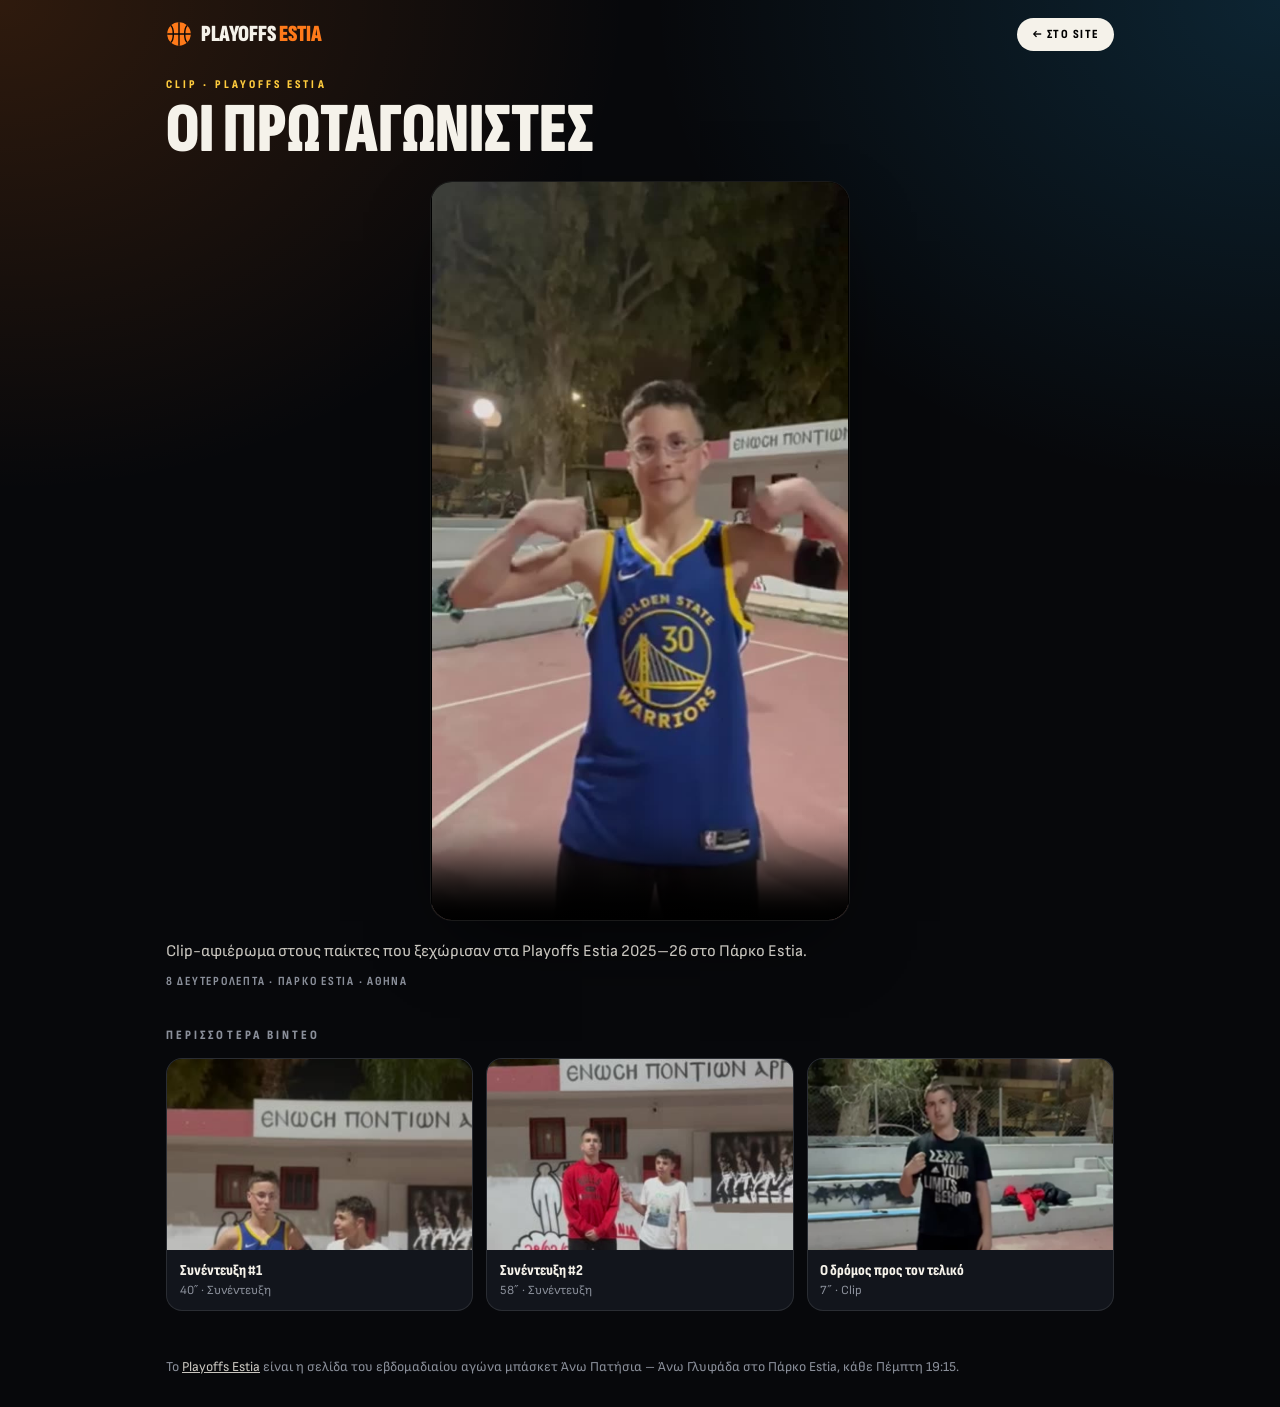
<file: videos/clip-protagonists/index.html>
<!DOCTYPE html>
<html lang="el">
<head>
  <meta charset="UTF-8" />
  <meta name="viewport" content="width=device-width, initial-scale=1.0, viewport-fit=cover" />
  <title>Οι πρωταγωνιστές · Playoffs Estia</title>
  <meta name="description" content="Clip-αφιέρωμα στους παίκτες που ξεχώρισαν στα Playoffs Estia 2025–26 στο Πάρκο Estia." />
  <meta name="theme-color" content="#07080b" />
  <link rel="canonical" href="https://playoffs.blog/videos/clip-protagonists/" />
  <meta property="og:type" content="video.other" />
  <meta property="og:site_name" content="Playoffs Estia" />
  <meta property="og:title" content="Οι πρωταγωνιστές · Playoffs Estia" />
  <meta property="og:description" content="Clip-αφιέρωμα στους παίκτες που ξεχώρισαν στα Playoffs Estia 2025–26 στο Πάρκο Estia." />
  <meta property="og:url" content="https://playoffs.blog/videos/clip-protagonists/" />
  <meta property="og:image" content="https://playoffs.blog/media/blog_2-poster.jpg" />
  <meta property="og:video" content="https://playoffs.blog/media/blog_2.mp4" />
  <meta property="og:video:type" content="video/mp4" />
  <meta property="og:video:width" content="720" />
  <meta property="og:video:height" content="1278" />
  <link rel="icon" href="/favicon.ico" sizes="any" />
  <link rel="icon" href="/favicon.svg" type="image/svg+xml" />
  <link rel="apple-touch-icon" href="/apple-touch-icon.png" />
  <script type="application/ld+json">
{
  "@context": "https://schema.org",
  "@type": "VideoObject",
  "name": "Οι πρωταγωνιστές",
  "description": "Clip-αφιέρωμα στους παίκτες που ξεχώρισαν στα Playoffs Estia 2025–26 στο Πάρκο Estia.",
  "thumbnailUrl": [
    "https://playoffs.blog/media/blog_2-poster.jpg"
  ],
  "uploadDate": "2026-03-26T19:00:00+02:00",
  "duration": "PT8S",
  "contentUrl": "https://playoffs.blog/media/blog_2.mp4",
  "width": 720,
  "height": 1278,
  "inLanguage": "el",
  "isFamilyFriendly": true,
  "publisher": {
    "@type": "SportsOrganization",
    "name": "Playoffs Estia",
    "url": "https://playoffs.blog/",
    "logo": {
      "@type": "ImageObject",
      "url": "https://playoffs.blog/media/icon-512.png"
    }
  },
  "isPartOf": {
    "@type": "WebSite",
    "name": "Playoffs Estia",
    "url": "https://playoffs.blog/"
  }
}
  </script>
  <link rel="preconnect" href="https://fonts.googleapis.com" />
  <link rel="preconnect" href="https://fonts.gstatic.com" crossorigin />
  <link href="https://fonts.googleapis.com/css2?family=Sofia+Sans+Extra+Condensed:wght@900&family=Sofia+Sans+Condensed:wght@700;800&family=Sofia+Sans:wght@400;600&display=swap" rel="stylesheet" />
  <style>
    :root { --bg: #07080b; --card: #12151c; --line: rgba(255,255,255,.1); --ink: #f5f2ea; --ink-2: #c9c6bf; --muted: #8a8f9a; --pat: #ff7a1a; --gly: #2bb8ff; --gold: #ffcc3d; }
    * { box-sizing: border-box; margin: 0; padding: 0; }
    body { background: radial-gradient(70% 50% at 0% 0%, rgba(255,122,26,.16), transparent 70%), radial-gradient(70% 50% at 100% 0%, rgba(43,184,255,.16), transparent 70%), var(--bg); color: var(--ink); font-family: 'Sofia Sans', system-ui, sans-serif; min-height: 100vh; -webkit-font-smoothing: antialiased; }
    a { color: inherit; text-decoration: none; }
    .top { display: flex; align-items: center; justify-content: space-between; gap: 1rem; max-width: 980px; margin: 0 auto; padding: 18px 16px; }
    .brand { display: flex; align-items: center; gap: .55rem; font-family: 'Sofia Sans Extra Condensed', sans-serif; font-weight: 900; font-size: 1.45rem; text-transform: uppercase; white-space: nowrap; }
    .brand em { font-style: normal; color: var(--pat); }
    .brand img { width: 26px; height: 26px; }
    .back { font-family: 'Sofia Sans Condensed', sans-serif; font-weight: 800; font-size: .78rem; letter-spacing: .12em; text-transform: uppercase; padding: .55rem .9rem; border-radius: 999px; background: var(--ink); color: #000; white-space: nowrap; }
    main { max-width: 980px; margin: 0 auto; padding: 8px 16px 48px; }
    .k { font-family: 'Sofia Sans Condensed', sans-serif; font-weight: 800; font-size: .74rem; letter-spacing: .26em; text-transform: uppercase; color: var(--gold); }
    h1 { font-family: 'Sofia Sans Extra Condensed', sans-serif; font-weight: 900; text-transform: uppercase; font-size: clamp(2.4rem, 8vw, 4.4rem); line-height: .88; margin: .5rem 0 1.2rem; }
    .player { border-radius: 22px; overflow: hidden; background: #000; border: 1px solid var(--line); box-shadow: 0 30px 80px -30px rgba(0,0,0,.8); }
    .player.v { max-width: 420px; margin: 0 auto; }
    video { display: block; width: 100%; height: auto; max-height: 82vh; background: #000; }
    .desc { margin-top: 1.1rem; color: var(--ink-2); font-size: 1.02rem; line-height: 1.6; max-width: 680px; }
    .meta { margin-top: .6rem; font-family: 'Sofia Sans Condensed', sans-serif; font-weight: 700; font-size: .78rem; letter-spacing: .14em; text-transform: uppercase; color: var(--muted); }
    h2 { font-family: 'Sofia Sans Condensed', sans-serif; font-weight: 800; font-size: .8rem; letter-spacing: .24em; text-transform: uppercase; color: var(--muted); margin: 2.4rem 0 .9rem; }
    .grid { display: grid; grid-template-columns: repeat(3, minmax(0, 1fr)); gap: .8rem; }
    .more { display: flex; flex-direction: column; border-radius: 16px; overflow: hidden; background: var(--card); border: 1px solid var(--line); transition: transform .25s, border-color .25s; }
    .more:hover { transform: translateY(-3px); border-color: rgba(255,255,255,.25); }
    .more img { width: 100%; aspect-ratio: 16/10; object-fit: cover; object-position: center 30%; display: block; }
    .more span { padding: .7rem .8rem; }
    .more b { display: block; font-family: 'Sofia Sans Condensed', sans-serif; font-weight: 800; font-size: .95rem; }
    .more small { color: var(--muted); font-size: .78rem; }
    footer { max-width: 980px; margin: 0 auto; padding: 0 16px 32px; color: var(--muted); font-size: .85rem; }
    footer a { color: var(--ink-2); text-decoration: underline; }
    @media (max-width: 640px) { .grid { grid-template-columns: 1fr; } .more { flex-direction: row; align-items: center; } .more img { width: 110px; aspect-ratio: 16/11; flex: none; } }
  </style>
</head>
<body>
  <header class="top">
    <a class="brand" href="/"><img src="/favicon.svg" alt="" /><span>Playoffs <em>Estia</em></span></a>
    <a class="back" href="/#media">← Στο site</a>
  </header>
  <main>
    <div class="k">Clip · Playoffs Estia</div>
    <h1>Οι πρωταγωνιστές</h1>
    <div class="player v">
      <video controls playsinline preload="metadata" poster="../../media/blog_2-poster.jpg" width="720" height="1278">
        <source src="../../media/blog_2.mp4" type="video/mp4" />
      </video>
    </div>
    <p class="desc">Clip-αφιέρωμα στους παίκτες που ξεχώρισαν στα Playoffs Estia 2025–26 στο Πάρκο Estia.</p>
    <p class="meta">8 δευτερόλεπτα · Πάρκο Estia · Αθήνα</p>
    <h2>Περισσότερα βίντεο</h2>
    <nav class="grid" aria-label="Περισσότερα βίντεο"><a class="more" href="../interview-1/"><img src="../../media/interview1-poster.jpg" alt="" loading="lazy" /><span><b>Συνέντευξη #1</b><small>40″ · Συνέντευξη</small></span></a><a class="more" href="../interview-2/"><img src="../../media/interview2-poster.jpg" alt="" loading="lazy" /><span><b>Συνέντευξη #2</b><small>58″ · Συνέντευξη</small></span></a><a class="more" href="../clip-road-to-the-final/"><img src="../../media/blog_1-poster.jpg" alt="" loading="lazy" /><span><b>Ο δρόμος προς τον τελικό</b><small>7″ · Clip</small></span></a></nav>
  </main>
  <footer>Το <a href="/">Playoffs Estia</a> είναι η σελίδα του εβδομαδιαίου αγώνα μπάσκετ Άνω Πατήσια – Άνω Γλυφάδα στο Πάρκο Estia, κάθε Πέμπτη 19:15.</footer>
</body>
</html>
</file>
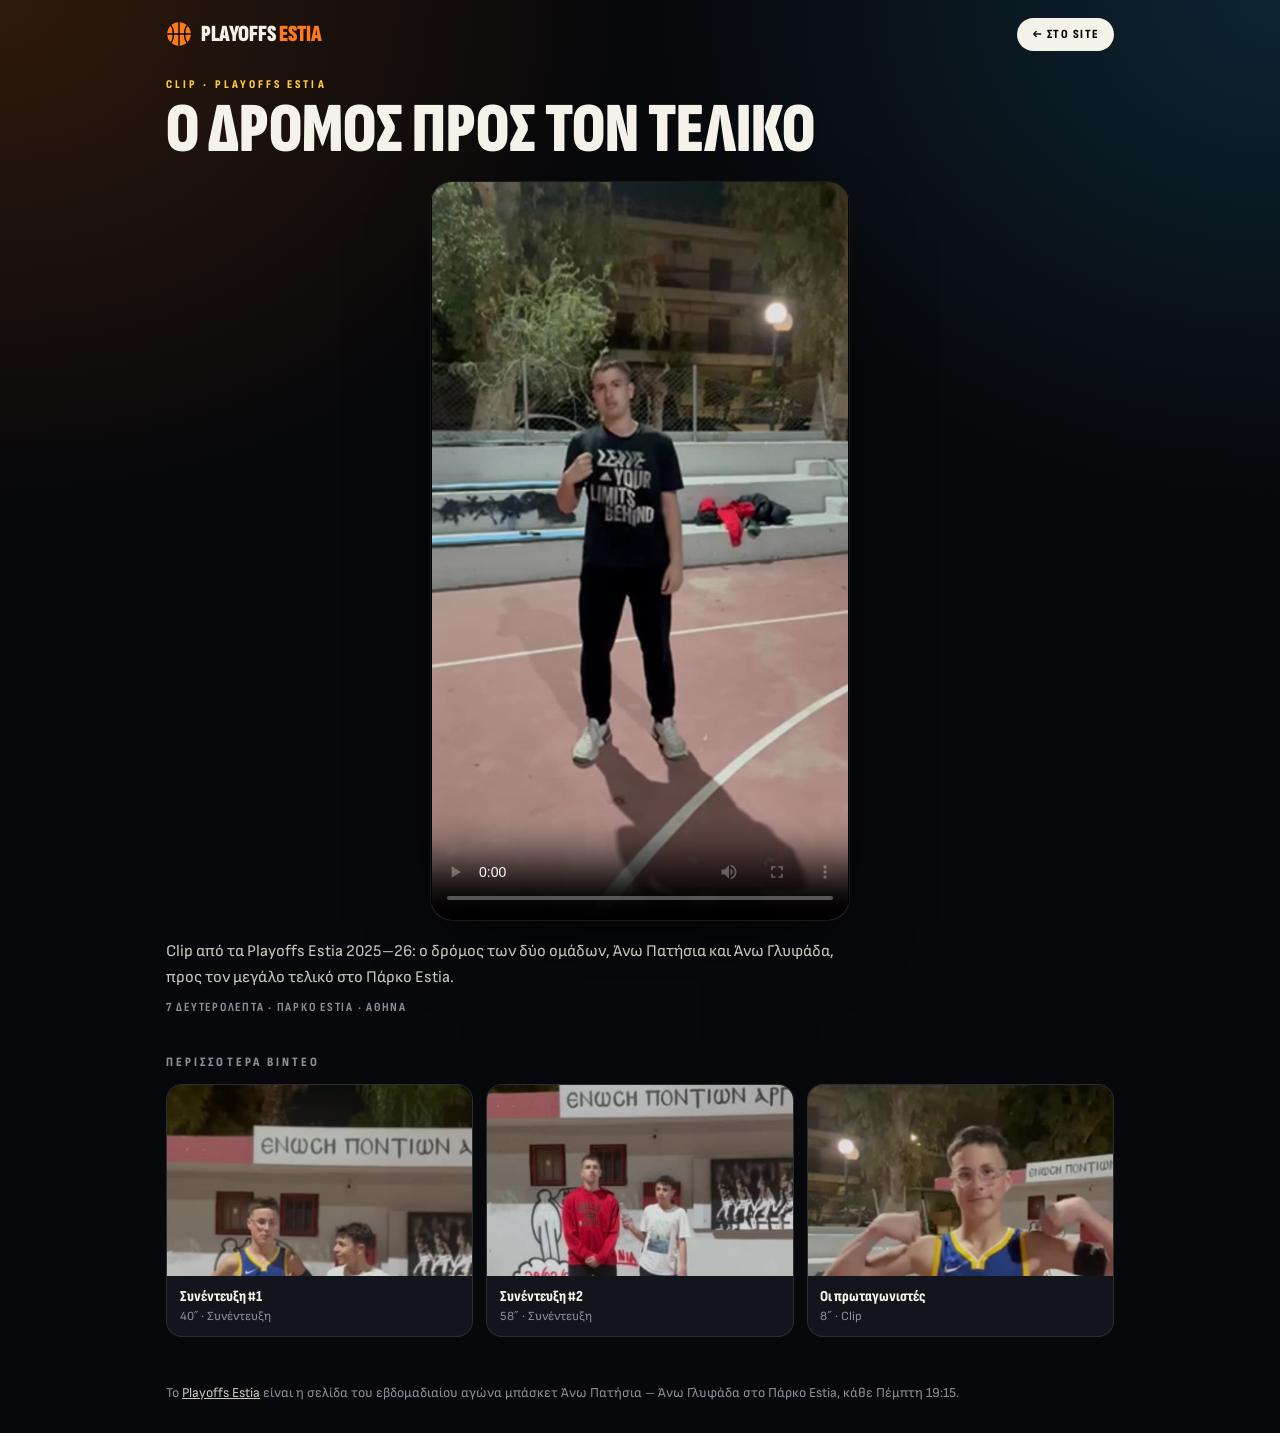
<file: videos/clip-road-to-the-final/index.html>
<!DOCTYPE html>
<html lang="el">
<head>
  <meta charset="UTF-8" />
  <meta name="viewport" content="width=device-width, initial-scale=1.0, viewport-fit=cover" />
  <title>Ο δρόμος προς τον τελικό · Playoffs Estia</title>
  <meta name="description" content="Clip από τα Playoffs Estia 2025–26: ο δρόμος των δύο ομάδων, Άνω Πατήσια και Άνω Γλυφάδα, προς τον μεγάλο τελικό στο Πάρκο Estia." />
  <meta name="theme-color" content="#07080b" />
  <link rel="canonical" href="https://playoffs.blog/videos/clip-road-to-the-final/" />
  <meta property="og:type" content="video.other" />
  <meta property="og:site_name" content="Playoffs Estia" />
  <meta property="og:title" content="Ο δρόμος προς τον τελικό · Playoffs Estia" />
  <meta property="og:description" content="Clip από τα Playoffs Estia 2025–26: ο δρόμος των δύο ομάδων, Άνω Πατήσια και Άνω Γλυφάδα, προς τον μεγάλο τελικό στο Πάρκο Estia." />
  <meta property="og:url" content="https://playoffs.blog/videos/clip-road-to-the-final/" />
  <meta property="og:image" content="https://playoffs.blog/media/blog_1-poster.jpg" />
  <meta property="og:video" content="https://playoffs.blog/media/blog_1.mp4" />
  <meta property="og:video:type" content="video/mp4" />
  <meta property="og:video:width" content="720" />
  <meta property="og:video:height" content="1278" />
  <link rel="icon" href="/favicon.ico" sizes="any" />
  <link rel="icon" href="/favicon.svg" type="image/svg+xml" />
  <link rel="apple-touch-icon" href="/apple-touch-icon.png" />
  <script type="application/ld+json">
{
  "@context": "https://schema.org",
  "@type": "VideoObject",
  "name": "Ο δρόμος προς τον τελικό",
  "description": "Clip από τα Playoffs Estia 2025–26: ο δρόμος των δύο ομάδων, Άνω Πατήσια και Άνω Γλυφάδα, προς τον μεγάλο τελικό στο Πάρκο Estia.",
  "thumbnailUrl": [
    "https://playoffs.blog/media/blog_1-poster.jpg"
  ],
  "uploadDate": "2026-03-26T19:00:00+02:00",
  "duration": "PT7S",
  "contentUrl": "https://playoffs.blog/media/blog_1.mp4",
  "width": 720,
  "height": 1278,
  "inLanguage": "el",
  "isFamilyFriendly": true,
  "publisher": {
    "@type": "SportsOrganization",
    "name": "Playoffs Estia",
    "url": "https://playoffs.blog/",
    "logo": {
      "@type": "ImageObject",
      "url": "https://playoffs.blog/media/icon-512.png"
    }
  },
  "isPartOf": {
    "@type": "WebSite",
    "name": "Playoffs Estia",
    "url": "https://playoffs.blog/"
  }
}
  </script>
  <link rel="preconnect" href="https://fonts.googleapis.com" />
  <link rel="preconnect" href="https://fonts.gstatic.com" crossorigin />
  <link href="https://fonts.googleapis.com/css2?family=Sofia+Sans+Extra+Condensed:wght@900&family=Sofia+Sans+Condensed:wght@700;800&family=Sofia+Sans:wght@400;600&display=swap" rel="stylesheet" />
  <style>
    :root { --bg: #07080b; --card: #12151c; --line: rgba(255,255,255,.1); --ink: #f5f2ea; --ink-2: #c9c6bf; --muted: #8a8f9a; --pat: #ff7a1a; --gly: #2bb8ff; --gold: #ffcc3d; }
    * { box-sizing: border-box; margin: 0; padding: 0; }
    body { background: radial-gradient(70% 50% at 0% 0%, rgba(255,122,26,.16), transparent 70%), radial-gradient(70% 50% at 100% 0%, rgba(43,184,255,.16), transparent 70%), var(--bg); color: var(--ink); font-family: 'Sofia Sans', system-ui, sans-serif; min-height: 100vh; -webkit-font-smoothing: antialiased; }
    a { color: inherit; text-decoration: none; }
    .top { display: flex; align-items: center; justify-content: space-between; gap: 1rem; max-width: 980px; margin: 0 auto; padding: 18px 16px; }
    .brand { display: flex; align-items: center; gap: .55rem; font-family: 'Sofia Sans Extra Condensed', sans-serif; font-weight: 900; font-size: 1.45rem; text-transform: uppercase; white-space: nowrap; }
    .brand em { font-style: normal; color: var(--pat); }
    .brand img { width: 26px; height: 26px; }
    .back { font-family: 'Sofia Sans Condensed', sans-serif; font-weight: 800; font-size: .78rem; letter-spacing: .12em; text-transform: uppercase; padding: .55rem .9rem; border-radius: 999px; background: var(--ink); color: #000; white-space: nowrap; }
    main { max-width: 980px; margin: 0 auto; padding: 8px 16px 48px; }
    .k { font-family: 'Sofia Sans Condensed', sans-serif; font-weight: 800; font-size: .74rem; letter-spacing: .26em; text-transform: uppercase; color: var(--gold); }
    h1 { font-family: 'Sofia Sans Extra Condensed', sans-serif; font-weight: 900; text-transform: uppercase; font-size: clamp(2.4rem, 8vw, 4.4rem); line-height: .88; margin: .5rem 0 1.2rem; }
    .player { border-radius: 22px; overflow: hidden; background: #000; border: 1px solid var(--line); box-shadow: 0 30px 80px -30px rgba(0,0,0,.8); }
    .player.v { max-width: 420px; margin: 0 auto; }
    video { display: block; width: 100%; height: auto; max-height: 82vh; background: #000; }
    .desc { margin-top: 1.1rem; color: var(--ink-2); font-size: 1.02rem; line-height: 1.6; max-width: 680px; }
    .meta { margin-top: .6rem; font-family: 'Sofia Sans Condensed', sans-serif; font-weight: 700; font-size: .78rem; letter-spacing: .14em; text-transform: uppercase; color: var(--muted); }
    h2 { font-family: 'Sofia Sans Condensed', sans-serif; font-weight: 800; font-size: .8rem; letter-spacing: .24em; text-transform: uppercase; color: var(--muted); margin: 2.4rem 0 .9rem; }
    .grid { display: grid; grid-template-columns: repeat(3, minmax(0, 1fr)); gap: .8rem; }
    .more { display: flex; flex-direction: column; border-radius: 16px; overflow: hidden; background: var(--card); border: 1px solid var(--line); transition: transform .25s, border-color .25s; }
    .more:hover { transform: translateY(-3px); border-color: rgba(255,255,255,.25); }
    .more img { width: 100%; aspect-ratio: 16/10; object-fit: cover; object-position: center 30%; display: block; }
    .more span { padding: .7rem .8rem; }
    .more b { display: block; font-family: 'Sofia Sans Condensed', sans-serif; font-weight: 800; font-size: .95rem; }
    .more small { color: var(--muted); font-size: .78rem; }
    footer { max-width: 980px; margin: 0 auto; padding: 0 16px 32px; color: var(--muted); font-size: .85rem; }
    footer a { color: var(--ink-2); text-decoration: underline; }
    @media (max-width: 640px) { .grid { grid-template-columns: 1fr; } .more { flex-direction: row; align-items: center; } .more img { width: 110px; aspect-ratio: 16/11; flex: none; } }
  </style>
</head>
<body>
  <header class="top">
    <a class="brand" href="/"><img src="/favicon.svg" alt="" /><span>Playoffs <em>Estia</em></span></a>
    <a class="back" href="/#media">← Στο site</a>
  </header>
  <main>
    <div class="k">Clip · Playoffs Estia</div>
    <h1>Ο δρόμος προς τον τελικό</h1>
    <div class="player v">
      <video controls playsinline preload="metadata" poster="../../media/blog_1-poster.jpg" width="720" height="1278">
        <source src="../../media/blog_1.mp4" type="video/mp4" />
      </video>
    </div>
    <p class="desc">Clip από τα Playoffs Estia 2025–26: ο δρόμος των δύο ομάδων, Άνω Πατήσια και Άνω Γλυφάδα, προς τον μεγάλο τελικό στο Πάρκο Estia.</p>
    <p class="meta">7 δευτερόλεπτα · Πάρκο Estia · Αθήνα</p>
    <h2>Περισσότερα βίντεο</h2>
    <nav class="grid" aria-label="Περισσότερα βίντεο"><a class="more" href="../interview-1/"><img src="../../media/interview1-poster.jpg" alt="" loading="lazy" /><span><b>Συνέντευξη #1</b><small>40″ · Συνέντευξη</small></span></a><a class="more" href="../interview-2/"><img src="../../media/interview2-poster.jpg" alt="" loading="lazy" /><span><b>Συνέντευξη #2</b><small>58″ · Συνέντευξη</small></span></a><a class="more" href="../clip-protagonists/"><img src="../../media/blog_2-poster.jpg" alt="" loading="lazy" /><span><b>Οι πρωταγωνιστές</b><small>8″ · Clip</small></span></a></nav>
  </main>
  <footer>Το <a href="/">Playoffs Estia</a> είναι η σελίδα του εβδομαδιαίου αγώνα μπάσκετ Άνω Πατήσια – Άνω Γλυφάδα στο Πάρκο Estia, κάθε Πέμπτη 19:15.</footer>
</body>
</html>
</file>
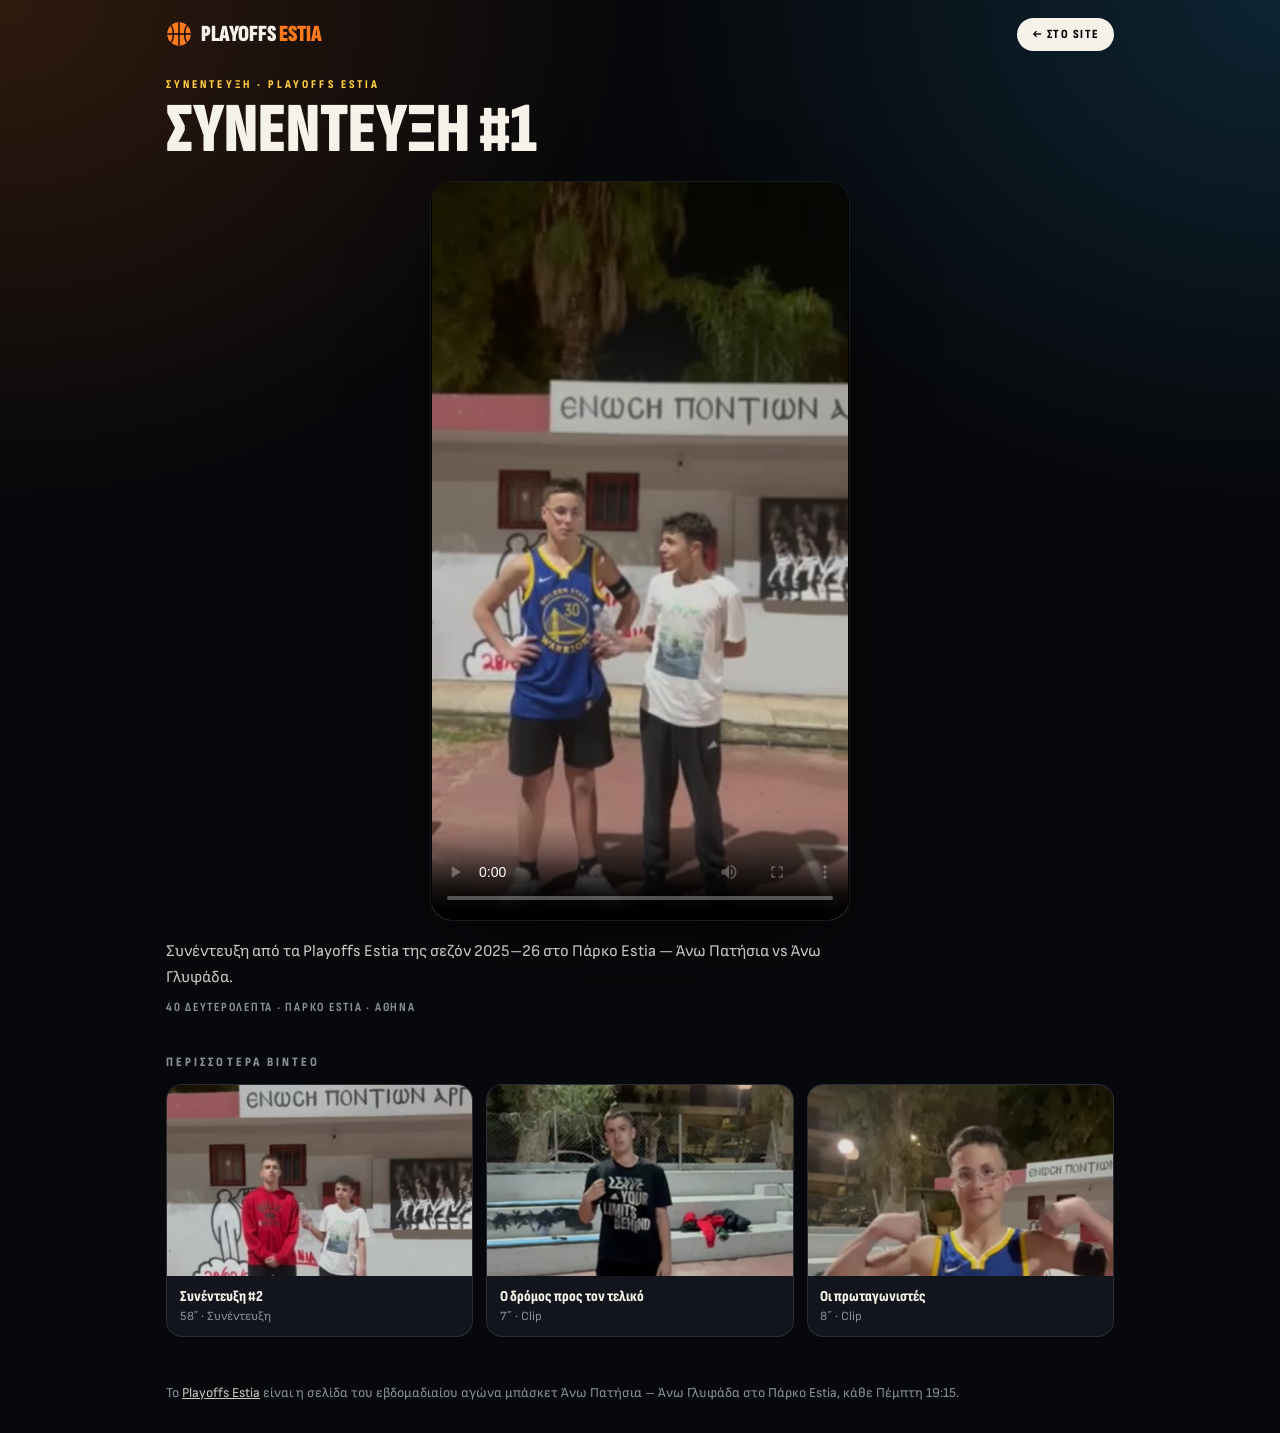
<file: videos/interview-1/index.html>
<!DOCTYPE html>
<html lang="el">
<head>
  <meta charset="UTF-8" />
  <meta name="viewport" content="width=device-width, initial-scale=1.0, viewport-fit=cover" />
  <title>Συνέντευξη #1 · Playoffs Estia</title>
  <meta name="description" content="Συνέντευξη από τα Playoffs Estia της σεζόν 2025–26 στο Πάρκο Estia — Άνω Πατήσια vs Άνω Γλυφάδα." />
  <meta name="theme-color" content="#07080b" />
  <link rel="canonical" href="https://playoffs.blog/videos/interview-1/" />
  <meta property="og:type" content="video.other" />
  <meta property="og:site_name" content="Playoffs Estia" />
  <meta property="og:title" content="Συνέντευξη #1 · Playoffs Estia" />
  <meta property="og:description" content="Συνέντευξη από τα Playoffs Estia της σεζόν 2025–26 στο Πάρκο Estia — Άνω Πατήσια vs Άνω Γλυφάδα." />
  <meta property="og:url" content="https://playoffs.blog/videos/interview-1/" />
  <meta property="og:image" content="https://playoffs.blog/media/interview1-poster.jpg" />
  <meta property="og:video" content="https://playoffs.blog/media/interview1.mp4" />
  <meta property="og:video:type" content="video/mp4" />
  <meta property="og:video:width" content="320" />
  <meta property="og:video:height" content="568" />
  <link rel="icon" href="/favicon.ico" sizes="any" />
  <link rel="icon" href="/favicon.svg" type="image/svg+xml" />
  <link rel="apple-touch-icon" href="/apple-touch-icon.png" />
  <script type="application/ld+json">
{
  "@context": "https://schema.org",
  "@type": "VideoObject",
  "name": "Συνέντευξη #1",
  "description": "Συνέντευξη από τα Playoffs Estia της σεζόν 2025–26 στο Πάρκο Estia — Άνω Πατήσια vs Άνω Γλυφάδα.",
  "thumbnailUrl": [
    "https://playoffs.blog/media/interview1-poster.jpg"
  ],
  "uploadDate": "2026-03-26T19:00:00+02:00",
  "duration": "PT40S",
  "contentUrl": "https://playoffs.blog/media/interview1.mp4",
  "width": 320,
  "height": 568,
  "inLanguage": "el",
  "isFamilyFriendly": true,
  "publisher": {
    "@type": "SportsOrganization",
    "name": "Playoffs Estia",
    "url": "https://playoffs.blog/",
    "logo": {
      "@type": "ImageObject",
      "url": "https://playoffs.blog/media/icon-512.png"
    }
  },
  "isPartOf": {
    "@type": "WebSite",
    "name": "Playoffs Estia",
    "url": "https://playoffs.blog/"
  }
}
  </script>
  <link rel="preconnect" href="https://fonts.googleapis.com" />
  <link rel="preconnect" href="https://fonts.gstatic.com" crossorigin />
  <link href="https://fonts.googleapis.com/css2?family=Sofia+Sans+Extra+Condensed:wght@900&family=Sofia+Sans+Condensed:wght@700;800&family=Sofia+Sans:wght@400;600&display=swap" rel="stylesheet" />
  <style>
    :root { --bg: #07080b; --card: #12151c; --line: rgba(255,255,255,.1); --ink: #f5f2ea; --ink-2: #c9c6bf; --muted: #8a8f9a; --pat: #ff7a1a; --gly: #2bb8ff; --gold: #ffcc3d; }
    * { box-sizing: border-box; margin: 0; padding: 0; }
    body { background: radial-gradient(70% 50% at 0% 0%, rgba(255,122,26,.16), transparent 70%), radial-gradient(70% 50% at 100% 0%, rgba(43,184,255,.16), transparent 70%), var(--bg); color: var(--ink); font-family: 'Sofia Sans', system-ui, sans-serif; min-height: 100vh; -webkit-font-smoothing: antialiased; }
    a { color: inherit; text-decoration: none; }
    .top { display: flex; align-items: center; justify-content: space-between; gap: 1rem; max-width: 980px; margin: 0 auto; padding: 18px 16px; }
    .brand { display: flex; align-items: center; gap: .55rem; font-family: 'Sofia Sans Extra Condensed', sans-serif; font-weight: 900; font-size: 1.45rem; text-transform: uppercase; white-space: nowrap; }
    .brand em { font-style: normal; color: var(--pat); }
    .brand img { width: 26px; height: 26px; }
    .back { font-family: 'Sofia Sans Condensed', sans-serif; font-weight: 800; font-size: .78rem; letter-spacing: .12em; text-transform: uppercase; padding: .55rem .9rem; border-radius: 999px; background: var(--ink); color: #000; white-space: nowrap; }
    main { max-width: 980px; margin: 0 auto; padding: 8px 16px 48px; }
    .k { font-family: 'Sofia Sans Condensed', sans-serif; font-weight: 800; font-size: .74rem; letter-spacing: .26em; text-transform: uppercase; color: var(--gold); }
    h1 { font-family: 'Sofia Sans Extra Condensed', sans-serif; font-weight: 900; text-transform: uppercase; font-size: clamp(2.4rem, 8vw, 4.4rem); line-height: .88; margin: .5rem 0 1.2rem; }
    .player { border-radius: 22px; overflow: hidden; background: #000; border: 1px solid var(--line); box-shadow: 0 30px 80px -30px rgba(0,0,0,.8); }
    .player.v { max-width: 420px; margin: 0 auto; }
    video { display: block; width: 100%; height: auto; max-height: 82vh; background: #000; }
    .desc { margin-top: 1.1rem; color: var(--ink-2); font-size: 1.02rem; line-height: 1.6; max-width: 680px; }
    .meta { margin-top: .6rem; font-family: 'Sofia Sans Condensed', sans-serif; font-weight: 700; font-size: .78rem; letter-spacing: .14em; text-transform: uppercase; color: var(--muted); }
    h2 { font-family: 'Sofia Sans Condensed', sans-serif; font-weight: 800; font-size: .8rem; letter-spacing: .24em; text-transform: uppercase; color: var(--muted); margin: 2.4rem 0 .9rem; }
    .grid { display: grid; grid-template-columns: repeat(3, minmax(0, 1fr)); gap: .8rem; }
    .more { display: flex; flex-direction: column; border-radius: 16px; overflow: hidden; background: var(--card); border: 1px solid var(--line); transition: transform .25s, border-color .25s; }
    .more:hover { transform: translateY(-3px); border-color: rgba(255,255,255,.25); }
    .more img { width: 100%; aspect-ratio: 16/10; object-fit: cover; object-position: center 30%; display: block; }
    .more span { padding: .7rem .8rem; }
    .more b { display: block; font-family: 'Sofia Sans Condensed', sans-serif; font-weight: 800; font-size: .95rem; }
    .more small { color: var(--muted); font-size: .78rem; }
    footer { max-width: 980px; margin: 0 auto; padding: 0 16px 32px; color: var(--muted); font-size: .85rem; }
    footer a { color: var(--ink-2); text-decoration: underline; }
    @media (max-width: 640px) { .grid { grid-template-columns: 1fr; } .more { flex-direction: row; align-items: center; } .more img { width: 110px; aspect-ratio: 16/11; flex: none; } }
  </style>
</head>
<body>
  <header class="top">
    <a class="brand" href="/"><img src="/favicon.svg" alt="" /><span>Playoffs <em>Estia</em></span></a>
    <a class="back" href="/#media">← Στο site</a>
  </header>
  <main>
    <div class="k">Συνέντευξη · Playoffs Estia</div>
    <h1>Συνέντευξη #1</h1>
    <div class="player v">
      <video controls playsinline preload="metadata" poster="../../media/interview1-poster.jpg" width="320" height="568">
        <source src="../../media/interview1.mp4" type="video/mp4" />
      </video>
    </div>
    <p class="desc">Συνέντευξη από τα Playoffs Estia της σεζόν 2025–26 στο Πάρκο Estia — Άνω Πατήσια vs Άνω Γλυφάδα.</p>
    <p class="meta">40 δευτερόλεπτα · Πάρκο Estia · Αθήνα</p>
    <h2>Περισσότερα βίντεο</h2>
    <nav class="grid" aria-label="Περισσότερα βίντεο"><a class="more" href="../interview-2/"><img src="../../media/interview2-poster.jpg" alt="" loading="lazy" /><span><b>Συνέντευξη #2</b><small>58″ · Συνέντευξη</small></span></a><a class="more" href="../clip-road-to-the-final/"><img src="../../media/blog_1-poster.jpg" alt="" loading="lazy" /><span><b>Ο δρόμος προς τον τελικό</b><small>7″ · Clip</small></span></a><a class="more" href="../clip-protagonists/"><img src="../../media/blog_2-poster.jpg" alt="" loading="lazy" /><span><b>Οι πρωταγωνιστές</b><small>8″ · Clip</small></span></a></nav>
  </main>
  <footer>Το <a href="/">Playoffs Estia</a> είναι η σελίδα του εβδομαδιαίου αγώνα μπάσκετ Άνω Πατήσια – Άνω Γλυφάδα στο Πάρκο Estia, κάθε Πέμπτη 19:15.</footer>
</body>
</html>
</file>
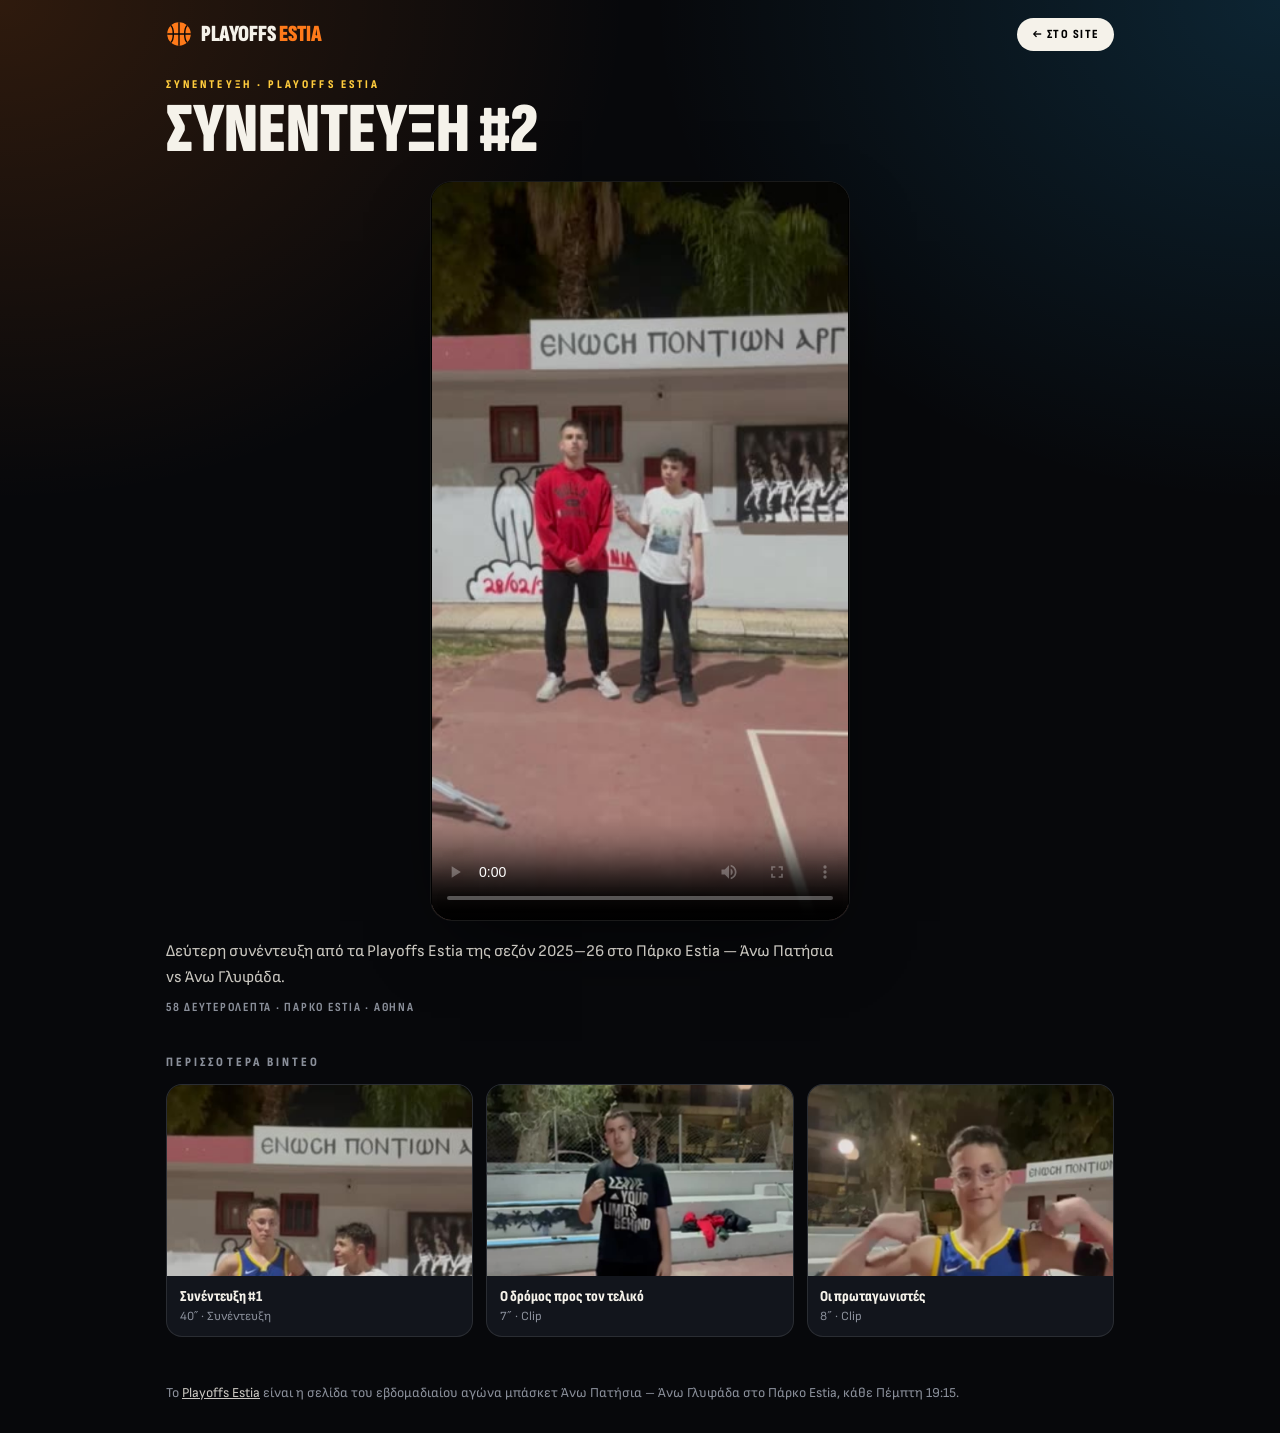
<file: videos/interview-2/index.html>
<!DOCTYPE html>
<html lang="el">
<head>
  <meta charset="UTF-8" />
  <meta name="viewport" content="width=device-width, initial-scale=1.0, viewport-fit=cover" />
  <title>Συνέντευξη #2 · Playoffs Estia</title>
  <meta name="description" content="Δεύτερη συνέντευξη από τα Playoffs Estia της σεζόν 2025–26 στο Πάρκο Estia — Άνω Πατήσια vs Άνω Γλυφάδα." />
  <meta name="theme-color" content="#07080b" />
  <link rel="canonical" href="https://playoffs.blog/videos/interview-2/" />
  <meta property="og:type" content="video.other" />
  <meta property="og:site_name" content="Playoffs Estia" />
  <meta property="og:title" content="Συνέντευξη #2 · Playoffs Estia" />
  <meta property="og:description" content="Δεύτερη συνέντευξη από τα Playoffs Estia της σεζόν 2025–26 στο Πάρκο Estia — Άνω Πατήσια vs Άνω Γλυφάδα." />
  <meta property="og:url" content="https://playoffs.blog/videos/interview-2/" />
  <meta property="og:image" content="https://playoffs.blog/media/interview2-poster.jpg" />
  <meta property="og:video" content="https://playoffs.blog/media/interview2.mp4" />
  <meta property="og:video:type" content="video/mp4" />
  <meta property="og:video:width" content="320" />
  <meta property="og:video:height" content="568" />
  <link rel="icon" href="/favicon.ico" sizes="any" />
  <link rel="icon" href="/favicon.svg" type="image/svg+xml" />
  <link rel="apple-touch-icon" href="/apple-touch-icon.png" />
  <script type="application/ld+json">
{
  "@context": "https://schema.org",
  "@type": "VideoObject",
  "name": "Συνέντευξη #2",
  "description": "Δεύτερη συνέντευξη από τα Playoffs Estia της σεζόν 2025–26 στο Πάρκο Estia — Άνω Πατήσια vs Άνω Γλυφάδα.",
  "thumbnailUrl": [
    "https://playoffs.blog/media/interview2-poster.jpg"
  ],
  "uploadDate": "2026-03-26T19:00:00+02:00",
  "duration": "PT58S",
  "contentUrl": "https://playoffs.blog/media/interview2.mp4",
  "width": 320,
  "height": 568,
  "inLanguage": "el",
  "isFamilyFriendly": true,
  "publisher": {
    "@type": "SportsOrganization",
    "name": "Playoffs Estia",
    "url": "https://playoffs.blog/",
    "logo": {
      "@type": "ImageObject",
      "url": "https://playoffs.blog/media/icon-512.png"
    }
  },
  "isPartOf": {
    "@type": "WebSite",
    "name": "Playoffs Estia",
    "url": "https://playoffs.blog/"
  }
}
  </script>
  <link rel="preconnect" href="https://fonts.googleapis.com" />
  <link rel="preconnect" href="https://fonts.gstatic.com" crossorigin />
  <link href="https://fonts.googleapis.com/css2?family=Sofia+Sans+Extra+Condensed:wght@900&family=Sofia+Sans+Condensed:wght@700;800&family=Sofia+Sans:wght@400;600&display=swap" rel="stylesheet" />
  <style>
    :root { --bg: #07080b; --card: #12151c; --line: rgba(255,255,255,.1); --ink: #f5f2ea; --ink-2: #c9c6bf; --muted: #8a8f9a; --pat: #ff7a1a; --gly: #2bb8ff; --gold: #ffcc3d; }
    * { box-sizing: border-box; margin: 0; padding: 0; }
    body { background: radial-gradient(70% 50% at 0% 0%, rgba(255,122,26,.16), transparent 70%), radial-gradient(70% 50% at 100% 0%, rgba(43,184,255,.16), transparent 70%), var(--bg); color: var(--ink); font-family: 'Sofia Sans', system-ui, sans-serif; min-height: 100vh; -webkit-font-smoothing: antialiased; }
    a { color: inherit; text-decoration: none; }
    .top { display: flex; align-items: center; justify-content: space-between; gap: 1rem; max-width: 980px; margin: 0 auto; padding: 18px 16px; }
    .brand { display: flex; align-items: center; gap: .55rem; font-family: 'Sofia Sans Extra Condensed', sans-serif; font-weight: 900; font-size: 1.45rem; text-transform: uppercase; white-space: nowrap; }
    .brand em { font-style: normal; color: var(--pat); }
    .brand img { width: 26px; height: 26px; }
    .back { font-family: 'Sofia Sans Condensed', sans-serif; font-weight: 800; font-size: .78rem; letter-spacing: .12em; text-transform: uppercase; padding: .55rem .9rem; border-radius: 999px; background: var(--ink); color: #000; white-space: nowrap; }
    main { max-width: 980px; margin: 0 auto; padding: 8px 16px 48px; }
    .k { font-family: 'Sofia Sans Condensed', sans-serif; font-weight: 800; font-size: .74rem; letter-spacing: .26em; text-transform: uppercase; color: var(--gold); }
    h1 { font-family: 'Sofia Sans Extra Condensed', sans-serif; font-weight: 900; text-transform: uppercase; font-size: clamp(2.4rem, 8vw, 4.4rem); line-height: .88; margin: .5rem 0 1.2rem; }
    .player { border-radius: 22px; overflow: hidden; background: #000; border: 1px solid var(--line); box-shadow: 0 30px 80px -30px rgba(0,0,0,.8); }
    .player.v { max-width: 420px; margin: 0 auto; }
    video { display: block; width: 100%; height: auto; max-height: 82vh; background: #000; }
    .desc { margin-top: 1.1rem; color: var(--ink-2); font-size: 1.02rem; line-height: 1.6; max-width: 680px; }
    .meta { margin-top: .6rem; font-family: 'Sofia Sans Condensed', sans-serif; font-weight: 700; font-size: .78rem; letter-spacing: .14em; text-transform: uppercase; color: var(--muted); }
    h2 { font-family: 'Sofia Sans Condensed', sans-serif; font-weight: 800; font-size: .8rem; letter-spacing: .24em; text-transform: uppercase; color: var(--muted); margin: 2.4rem 0 .9rem; }
    .grid { display: grid; grid-template-columns: repeat(3, minmax(0, 1fr)); gap: .8rem; }
    .more { display: flex; flex-direction: column; border-radius: 16px; overflow: hidden; background: var(--card); border: 1px solid var(--line); transition: transform .25s, border-color .25s; }
    .more:hover { transform: translateY(-3px); border-color: rgba(255,255,255,.25); }
    .more img { width: 100%; aspect-ratio: 16/10; object-fit: cover; object-position: center 30%; display: block; }
    .more span { padding: .7rem .8rem; }
    .more b { display: block; font-family: 'Sofia Sans Condensed', sans-serif; font-weight: 800; font-size: .95rem; }
    .more small { color: var(--muted); font-size: .78rem; }
    footer { max-width: 980px; margin: 0 auto; padding: 0 16px 32px; color: var(--muted); font-size: .85rem; }
    footer a { color: var(--ink-2); text-decoration: underline; }
    @media (max-width: 640px) { .grid { grid-template-columns: 1fr; } .more { flex-direction: row; align-items: center; } .more img { width: 110px; aspect-ratio: 16/11; flex: none; } }
  </style>
</head>
<body>
  <header class="top">
    <a class="brand" href="/"><img src="/favicon.svg" alt="" /><span>Playoffs <em>Estia</em></span></a>
    <a class="back" href="/#media">← Στο site</a>
  </header>
  <main>
    <div class="k">Συνέντευξη · Playoffs Estia</div>
    <h1>Συνέντευξη #2</h1>
    <div class="player v">
      <video controls playsinline preload="metadata" poster="../../media/interview2-poster.jpg" width="320" height="568">
        <source src="../../media/interview2.mp4" type="video/mp4" />
      </video>
    </div>
    <p class="desc">Δεύτερη συνέντευξη από τα Playoffs Estia της σεζόν 2025–26 στο Πάρκο Estia — Άνω Πατήσια vs Άνω Γλυφάδα.</p>
    <p class="meta">58 δευτερόλεπτα · Πάρκο Estia · Αθήνα</p>
    <h2>Περισσότερα βίντεο</h2>
    <nav class="grid" aria-label="Περισσότερα βίντεο"><a class="more" href="../interview-1/"><img src="../../media/interview1-poster.jpg" alt="" loading="lazy" /><span><b>Συνέντευξη #1</b><small>40″ · Συνέντευξη</small></span></a><a class="more" href="../clip-road-to-the-final/"><img src="../../media/blog_1-poster.jpg" alt="" loading="lazy" /><span><b>Ο δρόμος προς τον τελικό</b><small>7″ · Clip</small></span></a><a class="more" href="../clip-protagonists/"><img src="../../media/blog_2-poster.jpg" alt="" loading="lazy" /><span><b>Οι πρωταγωνιστές</b><small>8″ · Clip</small></span></a></nav>
  </main>
  <footer>Το <a href="/">Playoffs Estia</a> είναι η σελίδα του εβδομαδιαίου αγώνα μπάσκετ Άνω Πατήσια – Άνω Γλυφάδα στο Πάρκο Estia, κάθε Πέμπτη 19:15.</footer>
</body>
</html>
</file>
